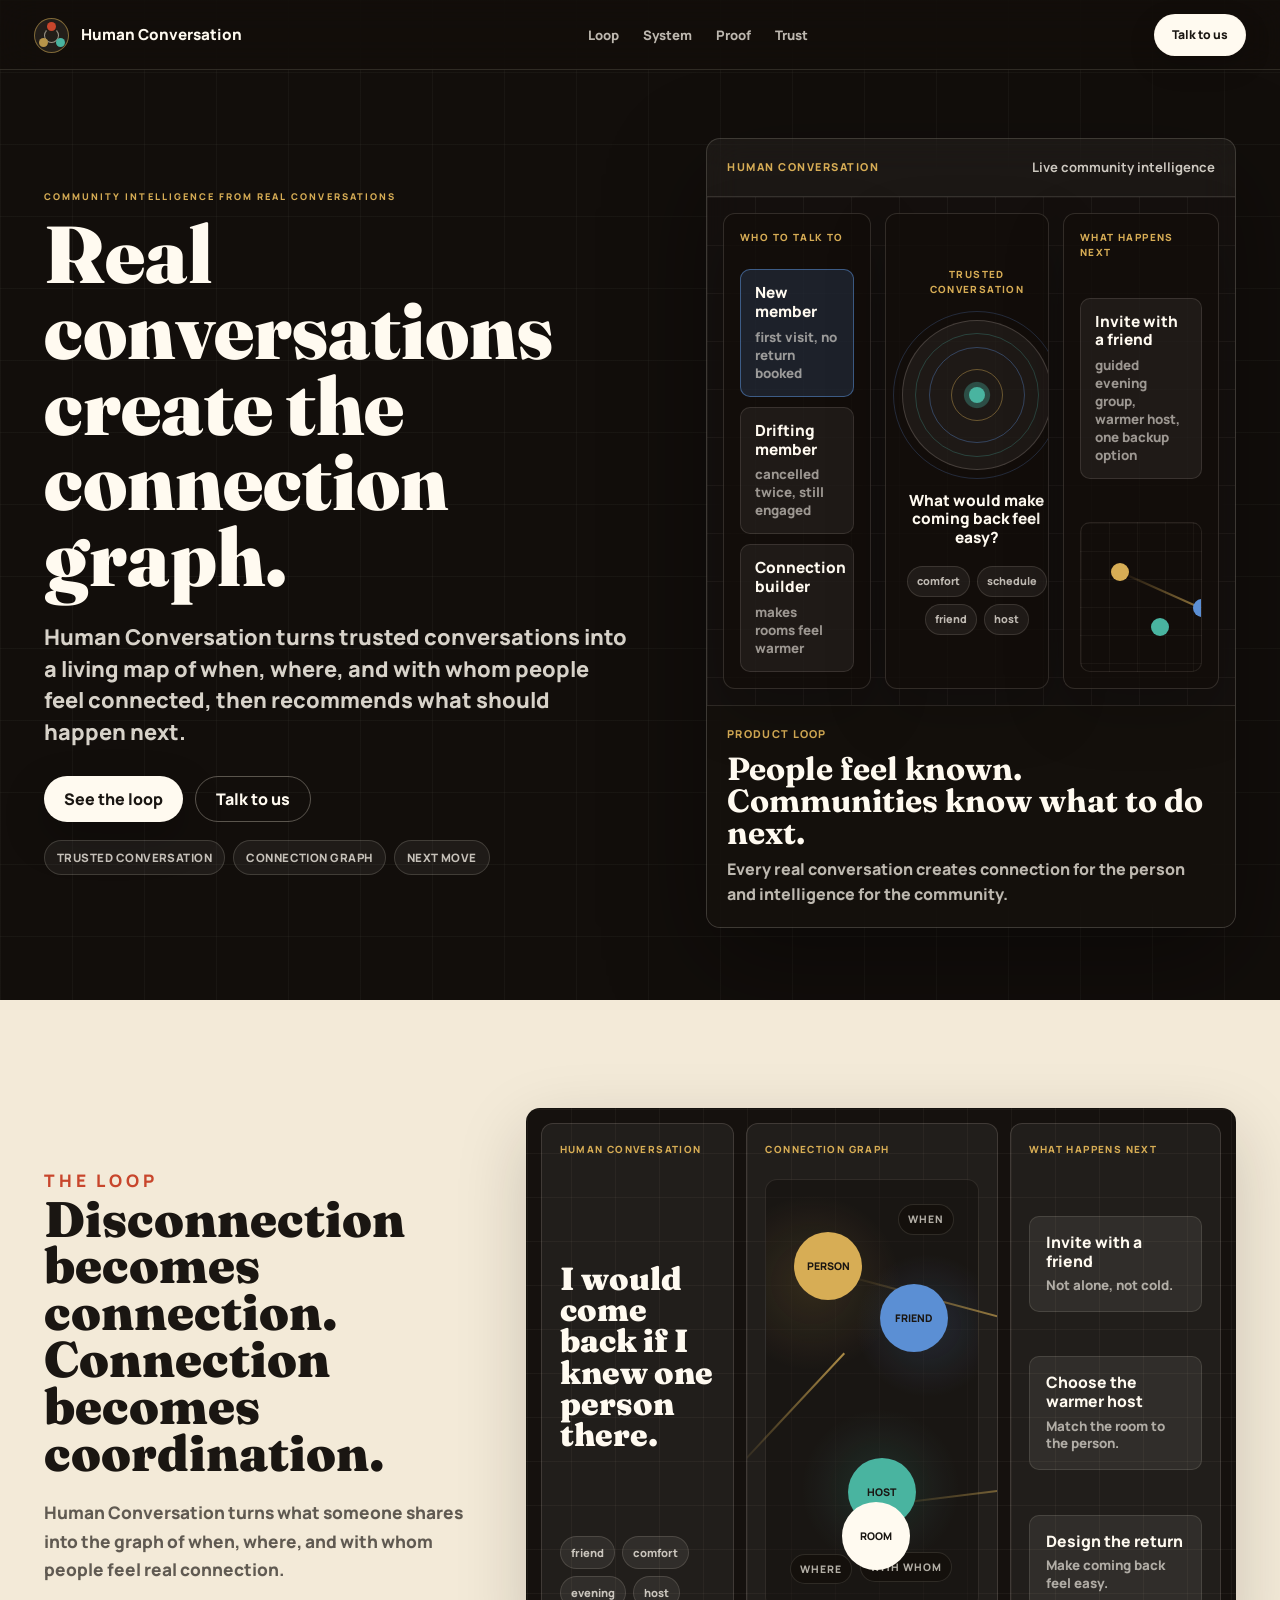
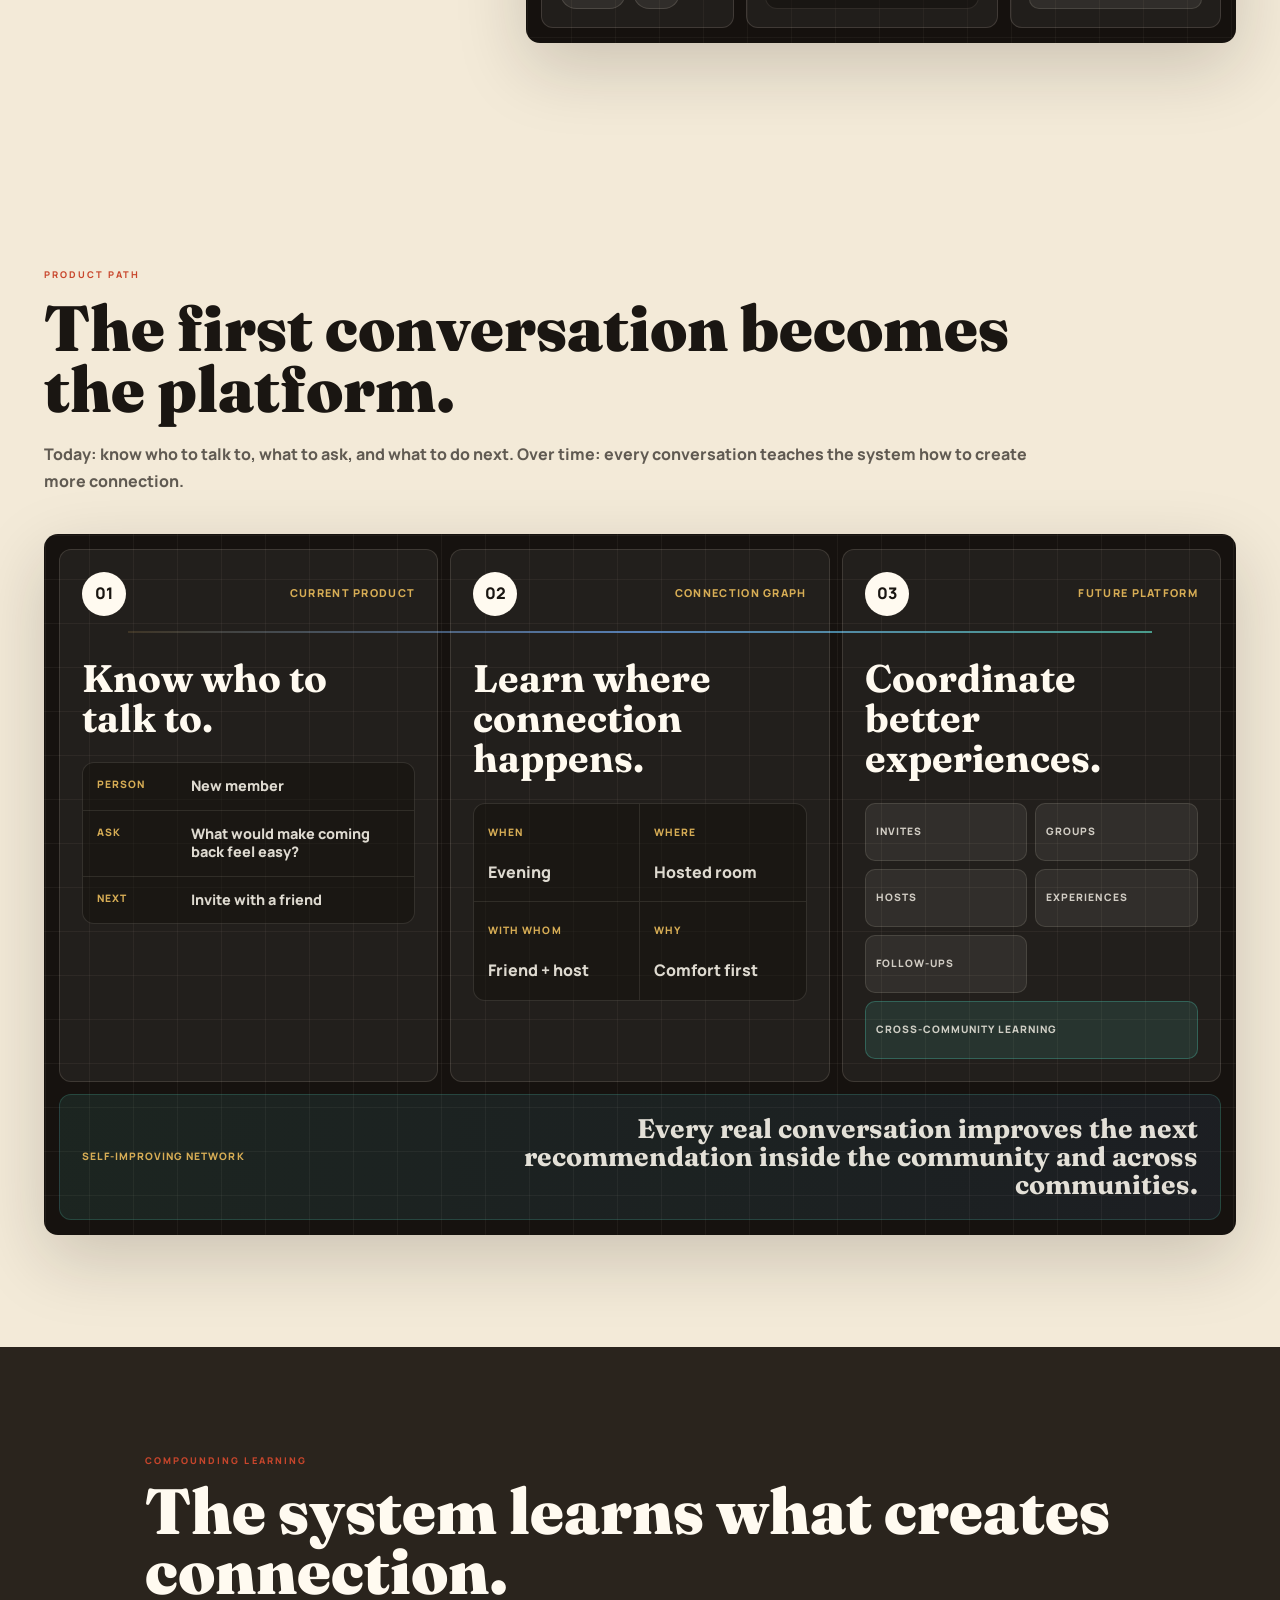
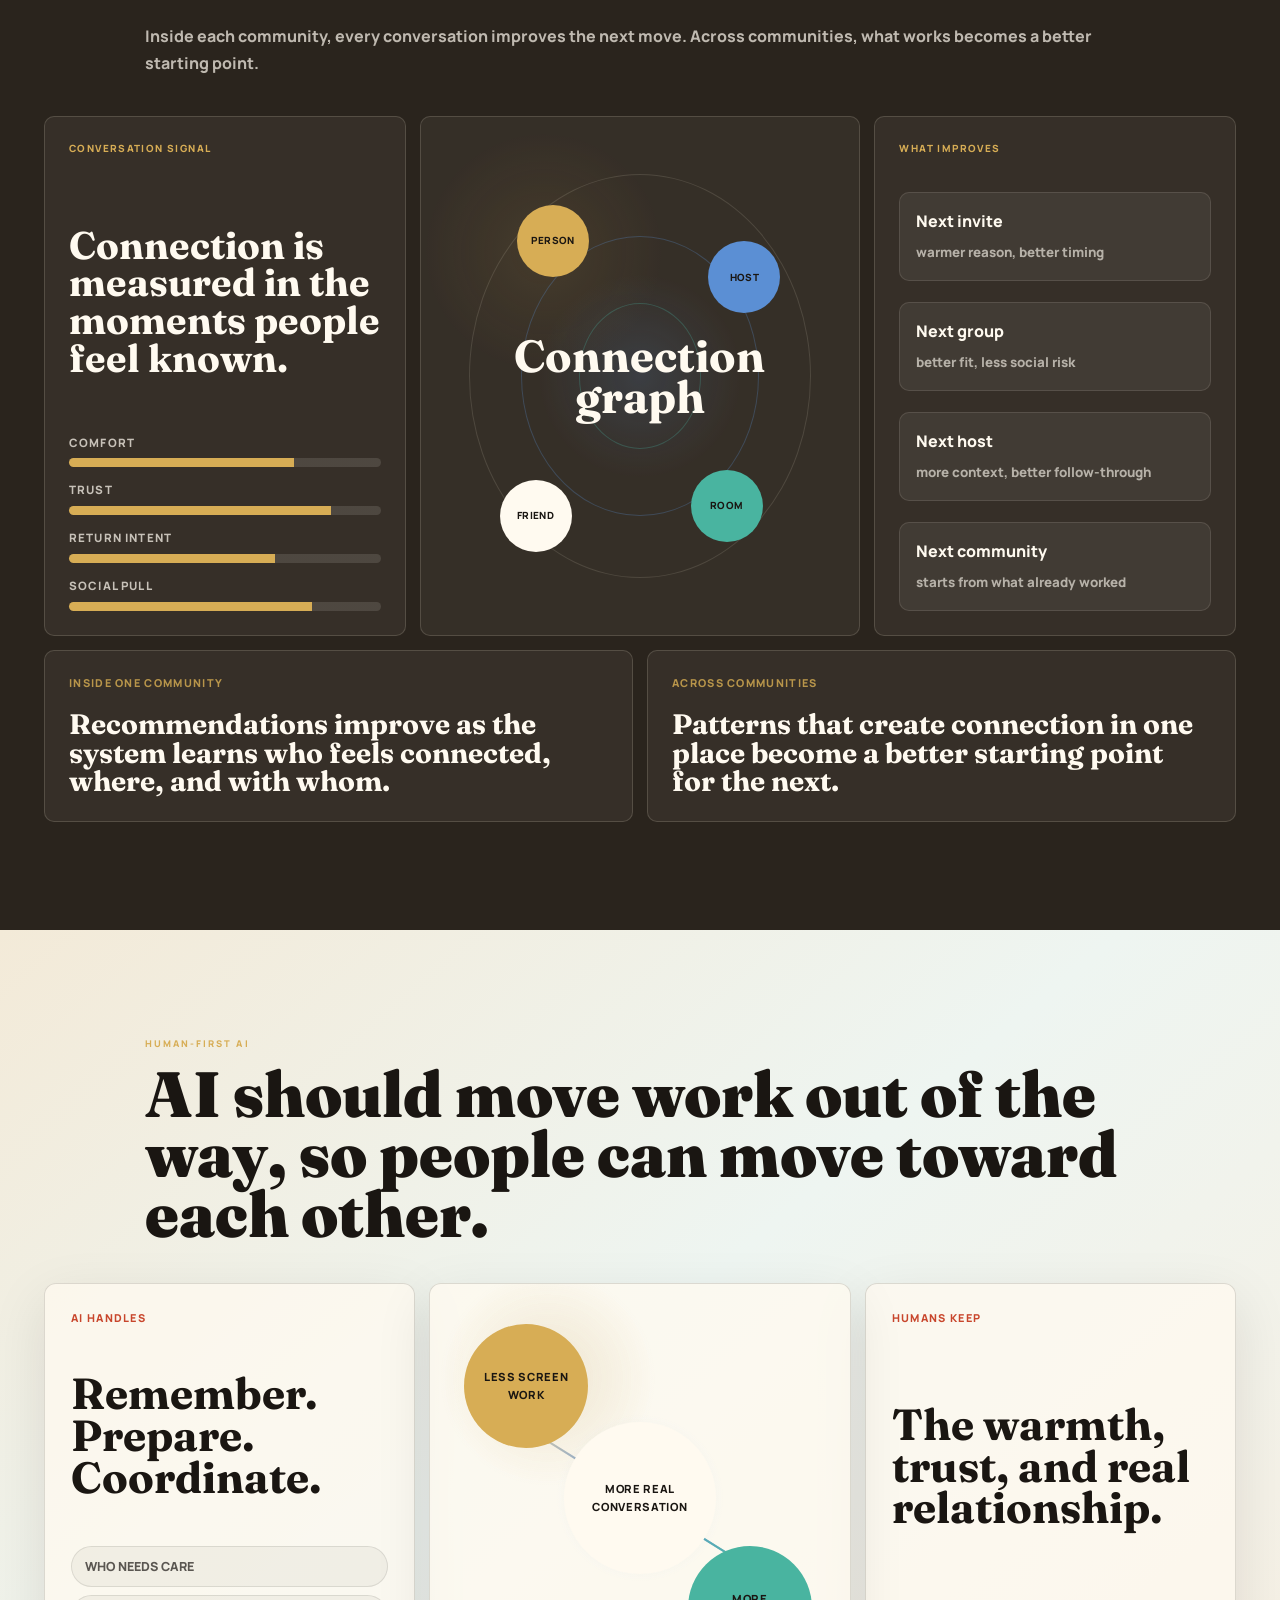
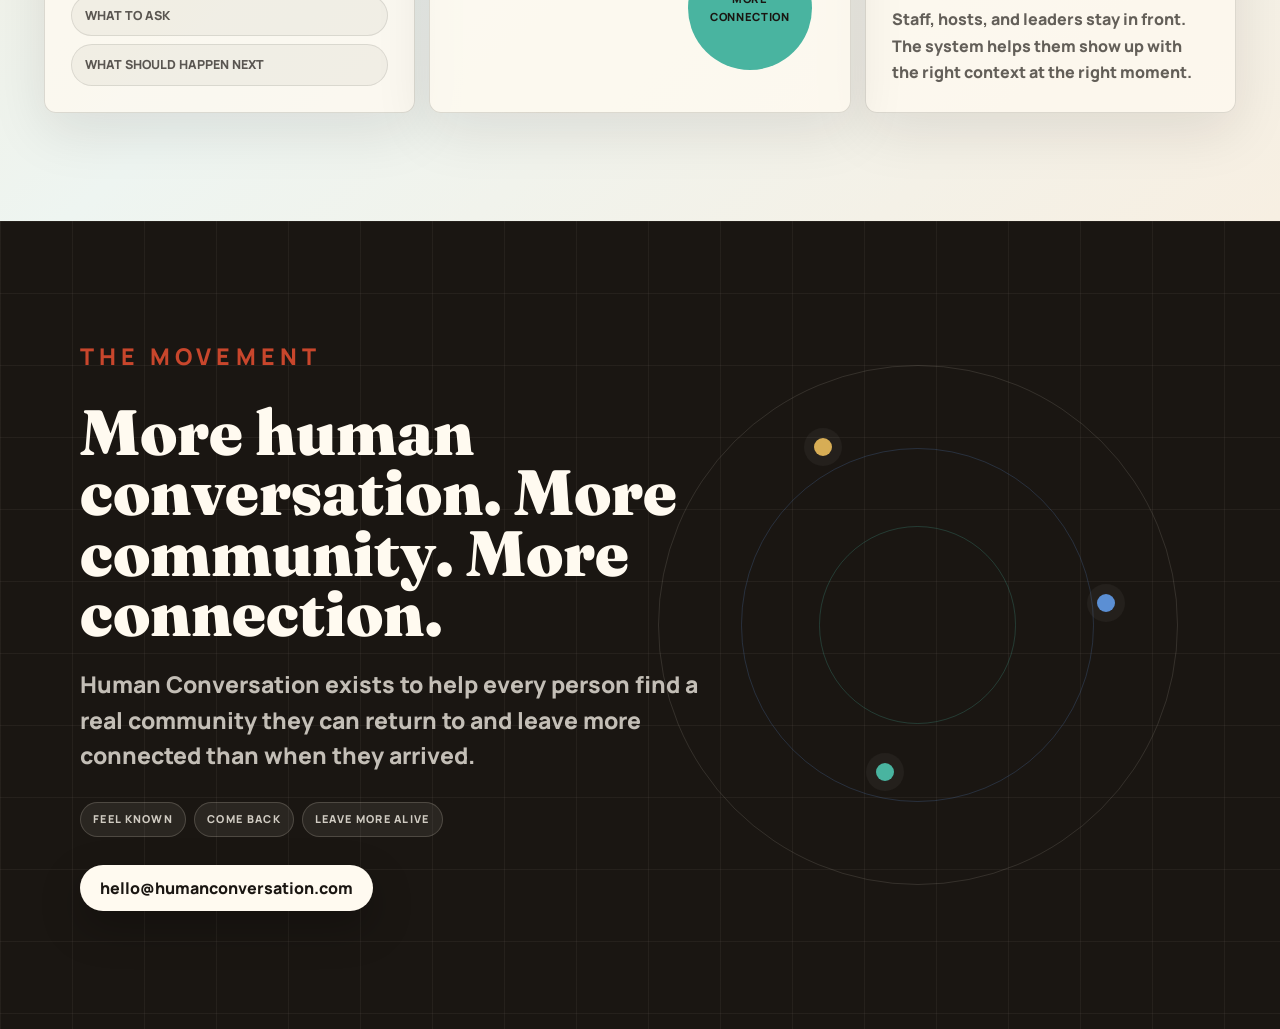
<file: index.html>
﻿<!doctype html>
<html lang="en">
  <head>
    <meta charset="utf-8" />
    <meta name="viewport" content="width=device-width, initial-scale=1" />
    <meta
      name="description"
      content="Human Conversation turns trusted conversations into a connection graph of when, where, and with whom people feel connected."
    />
    <meta name="theme-color" content="#17130f" />
    <title>Human Conversation | Connection Intelligence</title>
    <link rel="preconnect" href="https://fonts.googleapis.com" />
    <link rel="preconnect" href="https://fonts.gstatic.com" crossorigin />
    <link
      href="https://fonts.googleapis.com/css2?family=Fraunces:opsz,wght@9..144,600;9..144,700;9..144,800;9..144,900&family=Manrope:wght@500;600;700;800;900&display=swap"
      rel="stylesheet"
    />
    <link rel="stylesheet" href="./styles.css" />
  </head>
  <body>
    <header class="site-header" aria-label="Human Conversation navigation">
      <a class="brand" href="#top" aria-label="Human Conversation home">
        <span class="brand-mark" aria-hidden="true">
          <span></span>
          <span></span>
          <span></span>
        </span>
        <span>Human Conversation</span>
      </a>

      <nav class="main-nav" aria-label="Page sections">
        <a href="#loop">Loop</a>
        <a href="#system">System</a>
        <a href="#proof">Proof</a>
        <a href="#trust">Trust</a>
      </nav>

      <a class="header-cta" href="mailto:hello@humanconversation.com">Talk to us</a>
    </header>

    <main id="top">
      <section class="hero">
        <div class="hero-content">
          <p class="eyebrow">Community intelligence from real conversations</p>
          <h1>
            <span class="desktop-title">Real conversations create the connection graph.</span>
            <span class="mobile-title">Real<br />conversations<br />create the<br />connection<br />graph.</span>
          </h1>
          <p class="hero-lede">
            Human Conversation turns trusted conversations into a living map of when, where, and with whom people feel connected, then recommends what should happen next.
          </p>
          <div class="hero-actions">
            <a class="primary-action" href="#system">See the loop</a>
            <a class="secondary-action" href="mailto:hello@humanconversation.com">Talk to us</a>
          </div>
          <div class="hero-loop" aria-label="Human Conversation product loop">
            <span>Trusted conversation</span>
            <span>Connection graph</span>
            <span>Next move</span>
          </div>
        </div>
        <section class="hero-product" aria-label="Human Conversation product preview">
          <div class="product-frame">
            <div class="product-topbar">
              <span>Human Conversation</span>
              <strong>Live community intelligence</strong>
            </div>
            <div class="product-body product-console">
              <div class="console-panel queue-panel">
                <span class="panel-kicker">Who to talk to</span>
                <div class="queue-item is-active">
                  <strong>New member</strong>
                  <small>first visit, no return booked</small>
                </div>
                <div class="queue-item">
                  <strong>Drifting member</strong>
                  <small>cancelled twice, still engaged</small>
                </div>
                <div class="queue-item">
                  <strong>Connection builder</strong>
                  <small>makes rooms feel warmer</small>
                </div>
              </div>

              <div class="conversation-panel">
                <span class="panel-kicker">Trusted conversation</span>
                <div class="voice-core" aria-hidden="true">
                  <span></span>
                  <span></span>
                  <span></span>
                </div>
                <strong>What would make coming back feel easy?</strong>
                <div class="signal-chip-row" aria-label="Signals captured from the conversation">
                  <span>comfort</span>
                  <span>schedule</span>
                  <span>friend</span>
                  <span>host</span>
                </div>
              </div>

              <div class="console-panel recommendation-panel">
                <span class="panel-kicker">What happens next</span>
                <div class="recommendation-card">
                  <strong>Invite with a friend</strong>
                  <small>guided evening group, warmer host, one backup option</small>
                </div>
                <div class="mini-graph" aria-hidden="true">
                  <span class="mini-node mini-a"></span>
                  <span class="mini-node mini-b"></span>
                  <span class="mini-node mini-c"></span>
                  <span class="mini-line line-a"></span>
                  <span class="mini-line line-b"></span>
                </div>
              </div>
            </div>
            <div class="product-insight">
              <span>Product loop</span>
              <strong>People feel known. Communities know what to do next.</strong>
              <p>Every real conversation creates connection for the person and intelligence for the community.</p>
            </div>
          </div>
        </section>
      </section>

      <section class="section graph-band" id="loop">
        <div class="graph-story">
          <div class="graph-copy">
            <p class="eyebrow red">The loop</p>
            <h2>
              <span class="desktop-phrase">Disconnection becomes connection. Connection becomes coordination.</span>
              <span class="mobile-phrase">Disconnection becomes connection. Connection becomes coordination.</span>
            </h2>
            <p>
              Human Conversation turns what someone shares into the graph of when, where, and with whom people feel real connection.
            </p>
          </div>

          <div class="graph-proof" aria-label="How real conversations create community intelligence">
            <article class="proof-card conversation-proof">
              <span class="panel-kicker">Human conversation</span>
              <blockquote>I would come back if I knew one person there.</blockquote>
              <div class="proof-signals" aria-label="Signals captured">
                <span>friend</span>
                <span>comfort</span>
                <span>evening</span>
                <span>host</span>
              </div>
            </article>

            <article class="proof-card graph-map-panel">
              <span class="panel-kicker">Connection graph</span>
              <div class="graph-map" aria-hidden="true">
                <span class="map-line map-line-one"></span>
                <span class="map-line map-line-two"></span>
                <span class="map-line map-line-three"></span>
                <span class="map-node map-person">Person</span>
                <span class="map-node map-friend">Friend</span>
                <span class="map-node map-host">Host</span>
                <span class="map-node map-room">Room</span>
                <span class="map-note map-when">When</span>
                <span class="map-note map-where">Where</span>
                <span class="map-note map-who">With whom</span>
              </div>
            </article>

            <article class="proof-card next-proof">
              <span class="panel-kicker">What happens next</span>
              <div class="next-move">
                <strong>Invite with a friend</strong>
                <small>Not alone, not cold.</small>
              </div>
              <div class="next-move">
                <strong>Choose the warmer host</strong>
                <small>Match the room to the person.</small>
              </div>
              <div class="next-move">
                <strong>Design the return</strong>
                <small>Make coming back feel easy.</small>
              </div>
            </article>
          </div>
        </div>
      </section>

      <section class="unlock-section" id="system">
        <div class="unlock-copy">
          <p class="eyebrow red">Product path</p>
          <h2>
            <span class="desktop-phrase">The first conversation becomes the platform.</span>
            <span class="mobile-phrase">The first conversation becomes the platform.</span>
          </h2>
          <p>
            Today: know who to talk to, what to ask, and what to do next. Over time: every conversation teaches the system how to create more connection.
          </p>
        </div>

        <div class="platform-board" aria-label="Current product path to future product capabilities">
          <article class="platform-stage live-stage">
            <div class="stage-header">
              <span>01</span>
              <strong>Current product</strong>
            </div>
            <h3>Know who to talk to.</h3>
            <div class="stage-ui talk-list" aria-label="Current Human Conversation workflow">
              <div>
                <span>Person</span>
                <strong>New member</strong>
              </div>
              <div>
                <span>Ask</span>
                <strong>What would make coming back feel easy?</strong>
              </div>
              <div>
                <span>Next</span>
                <strong>Invite with a friend</strong>
              </div>
            </div>
          </article>

          <article class="platform-stage graph-stage">
            <div class="stage-header">
              <span>02</span>
              <strong>Connection graph</strong>
            </div>
            <h3>Learn where connection happens.</h3>
            <div class="stage-ui signal-matrix" aria-label="Connection graph signals">
              <div><span>When</span><strong>Evening</strong></div>
              <div><span>Where</span><strong>Hosted room</strong></div>
              <div><span>With whom</span><strong>Friend + host</strong></div>
              <div><span>Why</span><strong>Comfort first</strong></div>
            </div>
          </article>

          <article class="platform-stage intelligence-stage">
            <div class="stage-header">
              <span>03</span>
              <strong>Future platform</strong>
            </div>
            <h3>Coordinate better experiences.</h3>
            <div class="stage-ui surface-grid" aria-label="Future product surfaces">
              <span>Invites</span>
              <span>Groups</span>
              <span>Hosts</span>
              <span>Experiences</span>
              <span>Follow-ups</span>
              <span>Cross-community learning</span>
            </div>
          </article>

          <div class="platform-learning" aria-label="How the product improves">
            <span>Self-improving network</span>
            <strong>Every real conversation improves the next recommendation inside the community and across communities.</strong>
          </div>
        </div>
      </section>

      <section class="section capabilities-section" id="proof">
        <div class="section-heading">
          <p class="eyebrow red">Compounding learning</p>
          <h2>
            <span class="desktop-phrase">The system learns what creates connection.</span>
            <span class="mobile-phrase">The system learns what creates connection.</span>
          </h2>
          <p>
            Inside each community, every conversation improves the next move. Across communities, what works becomes a better starting point.
          </p>
        </div>

        <div class="learning-system" aria-label="How Human Conversation learns inside and across communities">
          <article class="learning-panel signal-panel">
            <span class="panel-kicker">Conversation signal</span>
            <strong>Connection is measured in the moments people feel known.</strong>
            <div class="signal-bars" aria-label="Connection signals">
              <div><span>Comfort</span><i style="--bar: 72%"></i></div>
              <div><span>Trust</span><i style="--bar: 84%"></i></div>
              <div><span>Return intent</span><i style="--bar: 66%"></i></div>
              <div><span>Social pull</span><i style="--bar: 78%"></i></div>
            </div>
          </article>

          <div class="network-core" aria-hidden="true">
            <span class="network-ring ring-one"></span>
            <span class="network-ring ring-two"></span>
            <span class="network-ring ring-three"></span>
            <span class="network-dot dot-a">Person</span>
            <span class="network-dot dot-b">Host</span>
            <span class="network-dot dot-c">Room</span>
            <span class="network-dot dot-d">Friend</span>
            <strong>Connection graph</strong>
          </div>

          <article class="learning-panel compounding-panel">
            <span class="panel-kicker">What improves</span>
            <div class="learning-row">
              <strong>Next invite</strong>
              <small>warmer reason, better timing</small>
            </div>
            <div class="learning-row">
              <strong>Next group</strong>
              <small>better fit, less social risk</small>
            </div>
            <div class="learning-row">
              <strong>Next host</strong>
              <small>more context, better follow-through</small>
            </div>
            <div class="learning-row">
              <strong>Next community</strong>
              <small>starts from what already worked</small>
            </div>
          </article>
        </div>

        <div class="network-strip" aria-label="Human Conversation network effects">
          <div>
            <span>Inside one community</span>
            <strong>Recommendations improve as the system learns who feels connected, where, and with whom.</strong>
          </div>
          <div>
            <span>Across communities</span>
            <strong>Patterns that create connection in one place become a better starting point for the next.</strong>
          </div>
        </div>
      </section>

      <section class="section trust-section" id="trust">
        <div class="section-heading">
          <p class="eyebrow">Human-first AI</p>
          <h2>AI should move work out of the way, so people can move toward each other.</h2>
        </div>
        <div class="human-future-board" aria-label="How Human Conversation keeps AI human-first">
          <article class="future-panel ai-work-panel">
            <span>AI handles</span>
            <strong>Remember. Prepare. Coordinate.</strong>
            <div class="work-stack" aria-label="Work AI moves out of the way">
              <div>who needs care</div>
              <div>what to ask</div>
              <div>what should happen next</div>
            </div>
          </article>

          <div class="future-flow" aria-label="Human-first AI outcome">
            <span class="flow-node node-ai">Less screen work</span>
            <span class="flow-line"></span>
            <span class="flow-node node-talk">More real conversation</span>
            <span class="flow-line"></span>
            <span class="flow-node node-life">More connection</span>
          </div>

          <article class="future-panel human-panel">
            <span>Humans keep</span>
            <strong>The warmth, trust, and real relationship.</strong>
            <p>Staff, hosts, and leaders stay in front. The system helps them show up with the right context at the right moment.</p>
          </article>
        </div>
      </section>

      <section class="closing" aria-label="Human Conversation mission">
        <div class="closing-system" aria-hidden="true">
          <span class="orbit orbit-one"></span>
          <span class="orbit orbit-two"></span>
          <span class="orbit orbit-three"></span>
          <span class="closing-node node-one"></span>
          <span class="closing-node node-two"></span>
          <span class="closing-node node-three"></span>
        </div>
        <div class="closing-copy">
          <p class="eyebrow red">The movement</p>
          <h2>More human conversation. More community. More connection.</h2>
          <p>
            Human Conversation exists to help every person find a real community they can return to and leave more connected than when they arrived.
          </p>
          <div class="mission-points" aria-label="Human Conversation mission outcomes">
            <span>Feel known</span>
            <span>Come back</span>
            <span>Leave more alive</span>
          </div>
          <a class="primary-action" href="mailto:hello@humanconversation.com">hello@humanconversation.com</a>
        </div>
      </section>
    </main>
  </body>
</html>
</file>
<file: styles.css>
﻿:root {
  color-scheme: light;
  --paper: #f3ead8;
  --paper-soft: #fffaf0;
  --ink: #1a1612;
  --ink-2: #2a241d;
  --muted: rgba(26, 22, 18, 0.68);
  --line: rgba(26, 22, 18, 0.14);
  --cream-line: rgba(243, 234, 216, 0.2);
  --gold: #b8954a;
  --gold-2: #d7ad55;
  --red: #c8462c;
  --blue: #5b8fd4;
  --mint: #49b4a0;
  --shadow: 0 24px 70px rgba(26, 22, 18, 0.18);
}

* {
  box-sizing: border-box;
  min-width: 0;
}

html {
  scroll-behavior: smooth;
}

body {
  margin: 0;
  background: var(--paper);
  color: var(--ink);
  font-family: "Manrope", Arial, sans-serif;
  font-size: 16px;
  line-height: 1.55;
  overflow-x: hidden;
  text-rendering: optimizeLegibility;
  -webkit-font-smoothing: antialiased;
}

a {
  color: inherit;
  text-decoration: none;
}

img {
  display: block;
  max-width: 100%;
}

.site-header {
  position: fixed;
  top: 0;
  left: 0;
  z-index: 30;
  display: grid;
  width: 100%;
  grid-template-columns: auto 1fr auto;
  align-items: center;
  gap: 24px;
  padding: 14px 34px;
  color: var(--paper-soft);
}

.site-header::before {
  position: absolute;
  inset: 0;
  z-index: -1;
  border-bottom: 1px solid rgba(243, 234, 216, 0.13);
  background: rgba(18, 14, 11, 0.72);
  backdrop-filter: blur(20px);
  content: "";
}

.brand,
.main-nav,
.header-cta,
.hero-actions {
  display: flex;
  align-items: center;
}

.brand {
  gap: 12px;
  font-size: 0.95rem;
  font-weight: 900;
  letter-spacing: 0;
}

.brand-mark {
  position: relative;
  display: grid;
  width: 35px;
  height: 35px;
  place-items: center;
  border: 1px solid rgba(184, 149, 74, 0.64);
  border-radius: 50%;
  background: rgba(243, 234, 216, 0.08);
}

.brand-mark span {
  position: absolute;
  width: 9px;
  height: 9px;
  border-radius: 50%;
  background: var(--gold);
}

.brand-mark span:nth-child(1) {
  transform: translate(-8px, 7px);
}

.brand-mark span:nth-child(2) {
  background: var(--mint);
  transform: translate(9px, 7px);
}

.brand-mark span:nth-child(3) {
  background: var(--red);
  transform: translateY(-9px);
}

.brand-mark::before {
  position: absolute;
  inset: 9px;
  border: 1px solid rgba(243, 234, 216, 0.58);
  border-top-color: transparent;
  border-radius: 50%;
  content: "";
}

.main-nav {
  justify-content: center;
  gap: 24px;
  font-size: 0.82rem;
  font-weight: 900;
  color: rgba(255, 250, 240, 0.72);
}

.main-nav a:hover,
.brand:hover {
  color: var(--paper-soft);
}

.header-cta {
  min-height: 42px;
  justify-content: center;
  border: 1px solid rgba(243, 234, 216, 0.18);
  border-radius: 999px;
  background: var(--paper-soft);
  color: var(--ink);
  padding: 0 17px;
  font-size: 0.76rem;
  font-weight: 900;
  box-shadow: 0 10px 28px rgba(0, 0, 0, 0.16);
}

.hero {
  position: relative;
  display: grid;
  grid-template-columns: minmax(0, 0.95fr) minmax(420px, 0.86fr);
  gap: clamp(36px, 6vw, 88px);
  min-height: min(880px, 92vh);
  align-items: center;
  overflow: hidden;
  padding: 138px 44px 72px;
  background:
    linear-gradient(rgba(243, 234, 216, 0.035) 1px, transparent 1px),
    linear-gradient(90deg, rgba(243, 234, 216, 0.035) 1px, transparent 1px),
    #120e0b;
  background-size: 72px 72px;
  color: var(--paper-soft);
}

.hero-content {
  position: relative;
  z-index: 1;
  width: 100%;
  max-width: 780px;
}

.eyebrow {
  margin: 0 0 15px;
  color: var(--gold-2);
  font-size: 0.58rem;
  font-weight: 900;
  letter-spacing: 0.22em;
  line-height: 1.2;
  text-transform: uppercase;
}

.eyebrow.red {
  color: var(--red);
}

h1,
h2,
h3,
p {
  margin-top: 0;
}

h1,
h2 {
  font-family: "Fraunces", Georgia, serif;
  font-weight: 900;
  letter-spacing: 0;
  line-height: 0.94;
}

h1 {
  max-width: 820px;
  margin-bottom: 26px;
  font-size: clamp(3.8rem, 6.3vw, 7.25rem);
  overflow-wrap: normal;
}

.mobile-title {
  display: none;
}

.mobile-phrase {
  display: none;
}

h2 {
  margin-bottom: 22px;
  font-size: clamp(2.8rem, 5vw, 5.6rem);
}

h3 {
  margin-bottom: 12px;
  font-family: "Fraunces", Georgia, serif;
  font-size: 1.6rem;
  line-height: 1.05;
}

.hero-lede {
  max-width: 760px;
  margin-bottom: 28px;
  color: rgba(255, 250, 240, 0.83);
  font-size: clamp(1.1rem, 1.7vw, 1.55rem);
  font-weight: 800;
  line-height: 1.45;
}

.hero-actions {
  flex-wrap: wrap;
  gap: 12px;
}

.hero-loop {
  display: flex;
  max-width: 720px;
  flex-wrap: wrap;
  gap: 8px;
  margin-top: 18px;
}

.hero-loop span {
  display: inline-flex;
  min-height: 35px;
  align-items: center;
  border: 1px solid rgba(243, 234, 216, 0.16);
  border-radius: 999px;
  background: rgba(255, 250, 240, 0.055);
  color: rgba(255, 250, 240, 0.74);
  padding: 0 12px;
  font-size: 0.72rem;
  font-weight: 900;
  letter-spacing: 0.04em;
  text-transform: uppercase;
}

.primary-action,
.secondary-action {
  display: inline-flex;
  min-height: 46px;
  align-items: center;
  justify-content: center;
  border-radius: 999px;
  padding: 0 20px;
  font-weight: 900;
}

.primary-action {
  background: var(--paper-soft);
  color: var(--ink);
  box-shadow: 0 16px 40px rgba(0, 0, 0, 0.25);
}

.secondary-action {
  border: 1px solid rgba(243, 234, 216, 0.32);
  color: var(--paper-soft);
}

.hero-product {
  position: relative;
  z-index: 1;
}

.product-frame {
  overflow: hidden;
  border: 1px solid rgba(243, 234, 216, 0.16);
  border-radius: 14px;
  background: rgba(255, 250, 240, 0.045);
  box-shadow: 0 34px 100px rgba(0, 0, 0, 0.36);
  backdrop-filter: blur(18px);
}

.product-topbar {
  display: flex;
  min-height: 58px;
  align-items: center;
  justify-content: space-between;
  gap: 20px;
  border-bottom: 1px solid rgba(243, 234, 216, 0.12);
  padding: 0 20px;
}

.product-topbar span {
  color: var(--gold-2);
  font-size: 0.68rem;
  font-weight: 900;
  letter-spacing: 0.14em;
  text-transform: uppercase;
}

.product-topbar strong {
  color: rgba(255, 250, 240, 0.78);
  font-size: 0.82rem;
}

.product-body {
  position: relative;
  min-height: 430px;
  background:
    linear-gradient(rgba(243, 234, 216, 0.05) 1px, transparent 1px),
    linear-gradient(90deg, rgba(243, 234, 216, 0.05) 1px, transparent 1px),
    rgba(18, 14, 11, 0.64);
  background-size: 48px 48px;
}

.product-console {
  display: grid;
  grid-template-columns: minmax(0, 0.9fr) minmax(0, 1fr) minmax(0, 0.95fr);
  gap: 14px;
  align-items: stretch;
  padding: 16px;
}

.console-panel,
.conversation-panel {
  position: relative;
  min-height: 372px;
  border: 1px solid rgba(243, 234, 216, 0.14);
  border-radius: 12px;
  background: rgba(18, 14, 11, 0.78);
  box-shadow: 0 22px 60px rgba(0, 0, 0, 0.24);
  padding: 16px;
  overflow: hidden;
}

.conversation-panel {
  display: grid;
  align-content: center;
  justify-items: center;
  text-align: center;
}

.panel-kicker {
  display: block;
  margin-bottom: 14px;
  color: var(--gold-2);
  font-size: 0.62rem;
  font-weight: 900;
  letter-spacing: 0.14em;
  text-transform: uppercase;
}

.queue-panel {
  display: grid;
  align-content: start;
  gap: 10px;
}

.queue-item,
.recommendation-card {
  border: 1px solid rgba(243, 234, 216, 0.12);
  border-radius: 10px;
  background: rgba(255, 250, 240, 0.055);
  padding: 14px;
}

.queue-item.is-active {
  border-color: rgba(91, 143, 212, 0.54);
  background: rgba(91, 143, 212, 0.16);
}

.queue-item strong,
.recommendation-card strong,
.conversation-panel strong {
  display: block;
  color: var(--paper-soft);
  font-size: 0.96rem;
  font-weight: 900;
  line-height: 1.22;
}

.queue-item small,
.recommendation-card small {
  display: block;
  margin-top: 6px;
  color: rgba(255, 250, 240, 0.56);
  font-weight: 800;
  line-height: 1.35;
}

.voice-core {
  position: relative;
  display: grid;
  width: 150px;
  height: 150px;
  margin: 8px auto 22px;
  place-items: center;
  border: 1px solid rgba(243, 234, 216, 0.18);
  border-radius: 50%;
  background:
    radial-gradient(circle, rgba(73, 180, 160, 0.34) 0 12%, transparent 13%),
    rgba(255, 250, 240, 0.05);
}

.voice-core::before,
.voice-core::after,
.voice-core span {
  position: absolute;
  border: 1px solid rgba(91, 143, 212, 0.38);
  border-radius: 50%;
  content: "";
}

.voice-core::before {
  inset: 26px;
}

.voice-core::after {
  inset: 48px;
  border-color: rgba(184, 149, 74, 0.5);
}

.voice-core span:nth-child(1) {
  inset: -10px;
  border-color: rgba(91, 143, 212, 0.24);
}

.voice-core span:nth-child(2) {
  inset: 12px;
  border-color: rgba(73, 180, 160, 0.28);
}

.voice-core span:nth-child(3) {
  width: 16px;
  height: 16px;
  background: var(--mint);
  border: 0;
}

.signal-chip-row {
  display: flex;
  flex-wrap: wrap;
  gap: 7px;
  justify-content: center;
  margin-top: 18px;
}

.signal-chip-row span {
  border: 1px solid rgba(243, 234, 216, 0.13);
  border-radius: 999px;
  background: rgba(255, 250, 240, 0.06);
  color: rgba(255, 250, 240, 0.72);
  padding: 6px 9px;
  font-size: 0.68rem;
  font-weight: 900;
}

.recommendation-panel {
  display: grid;
  align-content: space-between;
}

.mini-graph {
  position: relative;
  height: 150px;
  margin-top: 20px;
  border: 1px solid rgba(243, 234, 216, 0.1);
  border-radius: 10px;
  background:
    linear-gradient(rgba(243, 234, 216, 0.045) 1px, transparent 1px),
    linear-gradient(90deg, rgba(243, 234, 216, 0.045) 1px, transparent 1px);
  background-size: 28px 28px;
  overflow: hidden;
}

.mini-node,
.mini-line {
  position: absolute;
  display: block;
}

.mini-node {
  z-index: 2;
  width: 18px;
  height: 18px;
  border-radius: 50%;
}

.mini-a {
  top: 40px;
  left: 30px;
  background: var(--gold-2);
}

.mini-b {
  top: 76px;
  left: 112px;
  background: var(--blue);
}

.mini-c {
  right: 32px;
  bottom: 35px;
  background: var(--mint);
}

.mini-line {
  height: 2px;
  background: linear-gradient(90deg, rgba(184, 149, 74, 0.1), rgba(184, 149, 74, 0.86));
  transform-origin: left center;
}

.line-a {
  top: 52px;
  left: 48px;
  width: 90px;
  transform: rotate(24deg);
}

.line-b {
  top: 88px;
  left: 130px;
  width: 92px;
  transform: rotate(-19deg);
}

.product-insight {
  border-top: 1px solid rgba(243, 234, 216, 0.12);
  padding: 20px;
  background: rgba(18, 14, 11, 0.72);
}

.product-insight span,
.thesis-grid span {
  display: block;
  margin-bottom: 11px;
  color: var(--gold-2);
  font-size: 0.68rem;
  font-weight: 900;
  letter-spacing: 0.12em;
  text-transform: uppercase;
}

.product-insight strong {
  display: block;
  margin-bottom: 8px;
  font-family: "Fraunces", Georgia, serif;
  font-size: 2rem;
  line-height: 1;
}

.product-insight p {
  margin-bottom: 0;
  color: rgba(255, 250, 240, 0.72);
  font-weight: 800;
}

.section {
  padding: 108px 44px;
}

.section > *,
.unlock-section {
  width: 100%;
  max-width: 1320px;
  margin-right: auto;
  margin-left: auto;
}

.thesis-band {
  background: var(--paper);
}

.graph-band {
  background: var(--paper);
}

.graph-story {
  display: grid;
  grid-template-columns: minmax(390px, 0.76fr) minmax(0, 1.24fr);
  gap: clamp(26px, 3.6vw, 48px);
  align-items: center;
}

.graph-copy {
  max-width: 610px;
}

.graph-copy h2 {
  margin-bottom: 22px;
  font-size: clamp(2.7rem, 3.9vw, 4.45rem);
}

.graph-copy p {
  margin-bottom: 0;
  color: var(--muted);
  font-size: clamp(1.02rem, 1.35vw, 1.28rem);
  font-weight: 800;
  line-height: 1.65;
}

.graph-proof {
  display: grid;
  grid-template-columns: minmax(0, 0.88fr) minmax(0, 1.14fr) minmax(0, 0.96fr);
  gap: 12px;
  min-height: 520px;
  border: 1px solid rgba(26, 22, 18, 0.14);
  border-radius: 14px;
  background:
    linear-gradient(rgba(243, 234, 216, 0.045) 1px, transparent 1px),
    linear-gradient(90deg, rgba(243, 234, 216, 0.045) 1px, transparent 1px),
    #15110e;
  background-size: 44px 44px;
  box-shadow: var(--shadow);
  color: var(--paper-soft);
  padding: 14px;
}

.proof-card {
  position: relative;
  overflow: hidden;
  border: 1px solid rgba(243, 234, 216, 0.14);
  border-radius: 12px;
  background: rgba(255, 250, 240, 0.055);
  padding: 18px;
}

.conversation-proof,
.next-proof {
  display: grid;
  align-content: space-between;
}

.conversation-proof blockquote {
  margin: 34px 0 28px;
  font-family: "Fraunces", Georgia, serif;
  font-size: clamp(2rem, 2.35vw, 2.65rem);
  font-weight: 900;
  letter-spacing: 0;
  line-height: 0.98;
}

.proof-signals {
  display: flex;
  flex-wrap: wrap;
  gap: 7px;
}

.proof-signals span {
  border: 1px solid rgba(243, 234, 216, 0.14);
  border-radius: 999px;
  background: rgba(255, 250, 240, 0.07);
  color: rgba(255, 250, 240, 0.74);
  padding: 7px 10px;
  font-size: 0.7rem;
  font-weight: 900;
}

.graph-map-panel {
  display: grid;
  grid-template-rows: auto 1fr;
}

.graph-map {
  position: relative;
  min-height: 430px;
  margin-top: 8px;
  border: 1px solid rgba(243, 234, 216, 0.1);
  border-radius: 12px;
  background:
    radial-gradient(circle at 22% 24%, rgba(184, 149, 74, 0.16), transparent 24%),
    radial-gradient(circle at 76% 34%, rgba(91, 143, 212, 0.16), transparent 22%),
    radial-gradient(circle at 54% 72%, rgba(73, 180, 160, 0.14), transparent 24%),
    rgba(18, 14, 11, 0.46);
}

.map-node,
.map-line,
.map-note {
  position: absolute;
  display: block;
}

.map-node {
  z-index: 2;
  display: grid;
  width: 68px;
  height: 68px;
  place-items: center;
  border-radius: 50%;
  color: var(--ink);
  font-size: 0.66rem;
  font-weight: 900;
  text-transform: uppercase;
}

.map-person {
  top: 52px;
  left: 28px;
  background: var(--gold-2);
}

.map-friend {
  top: 104px;
  right: 30px;
  background: var(--blue);
}

.map-host {
  right: 62px;
  bottom: 82px;
  background: var(--mint);
}

.map-room {
  bottom: 38px;
  left: 76px;
  background: var(--paper-soft);
}

.map-line {
  z-index: 1;
  height: 2px;
  background: linear-gradient(90deg, rgba(184, 149, 74, 0.08), rgba(184, 149, 74, 0.92));
  transform-origin: left center;
}

.map-line-one {
  top: 98px;
  left: 92px;
  width: 180px;
  transform: rotate(15deg);
}

.map-line-two {
  right: 86px;
  bottom: 144px;
  width: 150px;
  transform: rotate(-47deg);
}

.map-line-three {
  bottom: 104px;
  left: 134px;
  width: 174px;
  transform: rotate(-7deg);
}

.map-note {
  border: 1px solid rgba(243, 234, 216, 0.12);
  border-radius: 999px;
  background: rgba(18, 14, 11, 0.72);
  color: rgba(255, 250, 240, 0.68);
  padding: 6px 9px;
  font-size: 0.65rem;
  font-weight: 900;
  letter-spacing: 0.08em;
  text-transform: uppercase;
}

.map-when {
  top: 24px;
  right: 24px;
}

.map-where {
  bottom: 24px;
  left: 24px;
}

.map-who {
  right: 26px;
  bottom: 26px;
}

.next-proof {
  gap: 12px;
}

.next-move {
  border: 1px solid rgba(243, 234, 216, 0.12);
  border-radius: 10px;
  background: rgba(255, 250, 240, 0.07);
  padding: 16px;
}

.next-move strong {
  display: block;
  margin-bottom: 6px;
  font-size: 0.98rem;
  font-weight: 900;
  line-height: 1.22;
}

.next-move small {
  display: block;
  color: rgba(255, 250, 240, 0.62);
  font-weight: 800;
  line-height: 1.34;
}

.thesis-copy,
.section-heading,
.unlock-copy {
  max-width: 990px;
  margin-bottom: 38px;
}

.thesis-grid {
  display: grid;
  grid-template-columns: repeat(3, minmax(0, 1fr));
  gap: 14px;
}

.thesis-grid article {
  border: 1px solid var(--line);
  border-radius: 8px;
  background: rgba(255, 250, 240, 0.62);
  box-shadow: 0 18px 56px rgba(26, 22, 18, 0.1);
  padding: 24px;
}

.thesis-grid article:nth-child(2) {
  background: rgba(73, 180, 160, 0.14);
}

.thesis-grid article:nth-child(3) {
  background: rgba(91, 143, 212, 0.13);
}

.thesis-grid p,
.section-heading p:not(.eyebrow),
.unlock-copy p,
.closing p {
  color: var(--muted);
  font-weight: 760;
  line-height: 1.72;
}

.unlock-section {
  padding: 116px 44px 112px;
}

.platform-board {
  position: relative;
  display: grid;
  grid-template-columns: repeat(3, minmax(0, 1fr));
  gap: 12px;
  overflow: hidden;
  border: 1px solid rgba(26, 22, 18, 0.14);
  border-radius: 14px;
  background:
    linear-gradient(rgba(243, 234, 216, 0.05) 1px, transparent 1px),
    linear-gradient(90deg, rgba(243, 234, 216, 0.05) 1px, transparent 1px),
    #16120f;
  background-size: 44px 44px;
  box-shadow: var(--shadow);
  color: var(--paper-soft);
  padding: 14px;
}

.platform-board::before {
  position: absolute;
  top: 96px;
  right: 7%;
  left: 7%;
  z-index: 0;
  height: 2px;
  background: linear-gradient(90deg, rgba(184, 149, 74, 0.18), rgba(91, 143, 212, 0.82), rgba(73, 180, 160, 0.82));
  content: "";
}

.platform-stage {
  position: relative;
  z-index: 1;
  display: grid;
  min-height: 420px;
  align-content: start;
  border: 1px solid rgba(243, 234, 216, 0.13);
  border-radius: 12px;
  background: rgba(255, 250, 240, 0.055);
  padding: 22px;
}

.stage-header {
  display: flex;
  align-items: center;
  justify-content: space-between;
  gap: 16px;
  margin-bottom: 42px;
}

.stage-header span {
  display: grid;
  width: 44px;
  height: 44px;
  place-items: center;
  border-radius: 50%;
  background: var(--paper-soft);
  color: var(--ink);
  font-weight: 900;
}

.stage-header strong {
  color: var(--gold-2);
  font-size: 0.68rem;
  font-weight: 900;
  letter-spacing: 0.12em;
  text-align: right;
  text-transform: uppercase;
}

.platform-stage h3 {
  max-width: 10ch;
  margin-bottom: 24px;
  color: var(--paper-soft);
  font-size: clamp(2.15rem, 3vw, 3.15rem);
}

.stage-ui {
  border: 1px solid rgba(243, 234, 216, 0.12);
  border-radius: 12px;
  background: rgba(18, 14, 11, 0.44);
}

.talk-list {
  display: grid;
}

.talk-list div {
  display: grid;
  grid-template-columns: 82px 1fr;
  gap: 12px;
  border-bottom: 1px solid rgba(243, 234, 216, 0.1);
  padding: 14px;
}

.talk-list div:last-child {
  border-bottom: 0;
}

.talk-list span,
.signal-matrix span,
.surface-grid span,
.platform-learning span {
  color: var(--gold-2);
  font-size: 0.64rem;
  font-weight: 900;
  letter-spacing: 0.1em;
  text-transform: uppercase;
}

.talk-list strong,
.signal-matrix strong {
  color: rgba(255, 250, 240, 0.86);
  font-size: 0.9rem;
  font-weight: 900;
  line-height: 1.28;
}

.signal-matrix {
  display: grid;
  grid-template-columns: repeat(2, minmax(0, 1fr));
}

.signal-matrix div {
  min-height: 98px;
  border-right: 1px solid rgba(243, 234, 216, 0.1);
  border-bottom: 1px solid rgba(243, 234, 216, 0.1);
  padding: 14px;
}

.signal-matrix div:nth-child(2n) {
  border-right: 0;
}

.signal-matrix div:nth-last-child(-n + 2) {
  border-bottom: 0;
}

.signal-matrix strong {
  display: block;
  margin-top: 20px;
  font-size: 1rem;
}

.surface-grid {
  display: grid;
  grid-template-columns: repeat(2, minmax(0, 1fr));
  gap: 8px;
  border: 0;
  background: transparent;
}

.surface-grid span {
  display: grid;
  min-height: 58px;
  align-items: center;
  border: 1px solid rgba(243, 234, 216, 0.12);
  border-radius: 10px;
  background: rgba(255, 250, 240, 0.07);
  color: rgba(255, 250, 240, 0.78);
  padding: 10px;
}

.surface-grid span:last-child {
  grid-column: 1 / -1;
  border-color: rgba(73, 180, 160, 0.36);
  background: rgba(73, 180, 160, 0.14);
}

.platform-learning {
  grid-column: 1 / -1;
  display: flex;
  align-items: center;
  justify-content: space-between;
  gap: 22px;
  border: 1px solid rgba(73, 180, 160, 0.24);
  border-radius: 12px;
  background: linear-gradient(90deg, rgba(73, 180, 160, 0.12), rgba(91, 143, 212, 0.1));
  padding: 20px 22px;
}

.platform-learning strong {
  max-width: 780px;
  color: rgba(255, 250, 240, 0.88);
  font-family: "Fraunces", Georgia, serif;
  font-size: clamp(1.38rem, 2.1vw, 2rem);
  line-height: 1.04;
  text-align: right;
}

.capabilities-section {
  background: var(--ink-2);
  color: var(--paper-soft);
}

.capabilities-section .section-heading p:not(.eyebrow) {
  color: rgba(255, 250, 240, 0.7);
}

.future-platform {
  display: grid;
  grid-template-columns: minmax(280px, 0.78fr) minmax(0, 1.22fr);
  gap: 14px;
}

.future-sidebar,
.future-main,
.move-card {
  border: 1px solid rgba(243, 234, 216, 0.16);
  border-radius: 8px;
  background: rgba(243, 234, 216, 0.06);
}

.future-sidebar {
  display: grid;
  align-content: start;
  min-height: 520px;
  padding: 24px;
}

.connection-pulse {
  position: relative;
  min-height: 190px;
  margin: 4px 0 18px;
  border: 1px solid rgba(243, 234, 216, 0.12);
  border-radius: 12px;
  background:
    linear-gradient(rgba(243, 234, 216, 0.05) 1px, transparent 1px),
    linear-gradient(90deg, rgba(243, 234, 216, 0.05) 1px, transparent 1px),
    rgba(18, 14, 11, 0.34);
  background-size: 34px 34px;
  overflow: hidden;
}

.pulse-node,
.pulse-line {
  position: absolute;
  display: block;
}

.pulse-node {
  z-index: 2;
  width: 22px;
  height: 22px;
  border-radius: 50%;
  box-shadow: 0 0 0 8px rgba(255, 250, 240, 0.04);
}

.gold-node {
  top: 42px;
  left: 50px;
  background: var(--gold-2);
}

.blue-node {
  top: 92px;
  right: 66px;
  background: var(--blue);
}

.mint-node {
  right: 98px;
  bottom: 34px;
  background: var(--mint);
}

.pulse-line {
  height: 2px;
  background: linear-gradient(90deg, rgba(184, 149, 74, 0.06), rgba(184, 149, 74, 0.76));
  transform-origin: left center;
}

.pulse-a {
  top: 58px;
  left: 72px;
  width: 205px;
  transform: rotate(18deg);
}

.pulse-b {
  top: 108px;
  left: 82px;
  width: 166px;
  background: linear-gradient(90deg, rgba(91, 143, 212, 0.08), rgba(91, 143, 212, 0.7));
  transform: rotate(-19deg);
}

.pulse-c {
  right: 108px;
  bottom: 54px;
  width: 98px;
  background: linear-gradient(90deg, rgba(73, 180, 160, 0.08), rgba(73, 180, 160, 0.72));
  transform: rotate(30deg);
}

.graph-stat {
  border-top: 1px solid rgba(243, 234, 216, 0.12);
  padding: 13px 0;
}

.graph-stat strong,
.future-topline strong,
.move-card strong {
  display: block;
  color: var(--paper-soft);
}

.graph-stat strong {
  margin-bottom: 4px;
  font-size: 0.96rem;
  font-weight: 900;
}

.graph-stat small {
  color: rgba(255, 250, 240, 0.58);
  font-weight: 800;
}

.future-main {
  padding: 24px;
}

.future-topline {
  display: flex;
  align-items: end;
  justify-content: space-between;
  gap: 24px;
  margin-bottom: 18px;
}

.future-topline span,
.move-card span {
  display: block;
  color: var(--gold);
  font-size: 0.68rem;
  font-weight: 900;
  letter-spacing: 0.12em;
  text-transform: uppercase;
}

.future-topline strong {
  max-width: 420px;
  font-family: "Fraunces", Georgia, serif;
  font-size: clamp(2rem, 4vw, 4rem);
  line-height: 0.96;
  text-align: right;
}

.move-grid {
  display: grid;
  grid-template-columns: repeat(2, minmax(0, 1fr));
  gap: 12px;
}

.move-card {
  min-height: 178px;
  padding: 20px;
}

.move-card strong {
  margin: 18px 0 10px;
  font-family: "Fraunces", Georgia, serif;
  font-size: clamp(1.55rem, 2.3vw, 2.2rem);
  line-height: 1;
}

.move-card p {
  margin-bottom: 0;
  color: rgba(255, 250, 240, 0.68);
  font-weight: 800;
  line-height: 1.55;
}

.move-card:nth-child(2),
.move-card:nth-child(5) {
  background: rgba(91, 143, 212, 0.1);
}

.move-card:nth-child(3),
.learning-card {
  background: rgba(73, 180, 160, 0.09);
}

.learning-strip {
  display: grid;
  grid-template-columns: minmax(0, 1fr) minmax(0, 1fr);
  gap: 14px;
  margin-top: 14px;
}

.learning-track {
  position: relative;
  min-height: 160px;
  border: 1px solid rgba(243, 234, 216, 0.16);
  border-radius: 8px;
  background:
    linear-gradient(90deg, rgba(184, 149, 74, 0.24), transparent 1px),
    rgba(243, 234, 216, 0.055);
  background-size: 18px 100%;
  padding: 24px;
  overflow: hidden;
}

.learning-track::after {
  position: absolute;
  right: 24px;
  bottom: 24px;
  width: 128px;
  height: 36px;
  border-bottom: 2px solid rgba(184, 149, 74, 0.62);
  border-left: 2px solid rgba(184, 149, 74, 0.62);
  border-radius: 0 0 0 999px;
  content: "";
}

.cross-track {
  background:
    linear-gradient(90deg, rgba(73, 180, 160, 0.18), transparent 1px),
    rgba(73, 180, 160, 0.07);
  background-size: 18px 100%;
}

.cross-track::after {
  border-color: rgba(73, 180, 160, 0.66);
}

.learning-track span {
  display: block;
  margin-bottom: 20px;
  color: var(--gold);
  font-size: 0.68rem;
  font-weight: 900;
  letter-spacing: 0.12em;
  text-transform: uppercase;
}

.learning-track strong {
  position: relative;
  z-index: 1;
  display: block;
  max-width: 520px;
  color: var(--paper-soft);
  font-family: "Fraunces", Georgia, serif;
  font-size: clamp(1.55rem, 2.5vw, 2.4rem);
  line-height: 1.02;
}

.learning-system {
  display: grid;
  grid-template-columns: minmax(260px, 0.82fr) minmax(360px, 1fr) minmax(260px, 0.82fr);
  gap: 14px;
  align-items: stretch;
}

.learning-panel,
.network-core,
.network-strip > div {
  border: 1px solid rgba(243, 234, 216, 0.16);
  border-radius: 10px;
  background: rgba(243, 234, 216, 0.06);
}

.learning-panel {
  display: grid;
  align-content: space-between;
  min-height: 520px;
  padding: 24px;
}

.signal-panel > strong {
  display: block;
  max-width: 12ch;
  color: var(--paper-soft);
  font-family: "Fraunces", Georgia, serif;
  font-size: clamp(2rem, 3vw, 3rem);
  line-height: 0.98;
}

.signal-bars {
  display: grid;
  gap: 14px;
}

.signal-bars div {
  display: grid;
  gap: 7px;
}

.signal-bars span {
  color: rgba(255, 250, 240, 0.72);
  font-size: 0.72rem;
  font-weight: 900;
  letter-spacing: 0.1em;
  text-transform: uppercase;
}

.signal-bars i {
  display: block;
  height: 9px;
  border-radius: 999px;
  background:
    linear-gradient(90deg, var(--gold-2) var(--bar), rgba(255, 250, 240, 0.12) var(--bar));
}

.network-core {
  position: relative;
  display: grid;
  min-height: 520px;
  place-items: center;
  overflow: hidden;
  background:
    radial-gradient(circle at center, rgba(91, 143, 212, 0.16), transparent 30%),
    radial-gradient(circle at 28% 26%, rgba(184, 149, 74, 0.12), transparent 24%),
    rgba(243, 234, 216, 0.055);
}

.network-core strong {
  z-index: 2;
  max-width: 9ch;
  color: var(--paper-soft);
  font-family: "Fraunces", Georgia, serif;
  font-size: clamp(2.25rem, 3.5vw, 4rem);
  line-height: 0.92;
  text-align: center;
}

.network-ring,
.network-dot {
  position: absolute;
  display: block;
}

.network-ring {
  border: 1px solid rgba(243, 234, 216, 0.13);
  border-radius: 50%;
}

.ring-one {
  inset: 11%;
}

.ring-two {
  inset: 23%;
  border-color: rgba(91, 143, 212, 0.28);
}

.ring-three {
  inset: 36%;
  border-color: rgba(73, 180, 160, 0.28);
}

.network-dot {
  z-index: 3;
  display: grid;
  width: 72px;
  height: 72px;
  place-items: center;
  border-radius: 50%;
  color: var(--ink);
  font-size: 0.62rem;
  font-weight: 900;
  letter-spacing: 0.04em;
  text-transform: uppercase;
}

.dot-a {
  top: 17%;
  left: 22%;
  background: var(--gold-2);
}

.dot-b {
  top: 24%;
  right: 18%;
  background: var(--blue);
}

.dot-c {
  right: 22%;
  bottom: 18%;
  background: var(--mint);
}

.dot-d {
  bottom: 16%;
  left: 18%;
  background: var(--paper-soft);
}

.compounding-panel {
  gap: 10px;
}

.learning-row {
  border: 1px solid rgba(243, 234, 216, 0.12);
  border-radius: 10px;
  background: rgba(255, 250, 240, 0.06);
  padding: 16px;
}

.learning-row strong {
  display: block;
  margin-bottom: 5px;
  color: var(--paper-soft);
  font-size: 1rem;
  font-weight: 900;
}

.learning-row small {
  color: rgba(255, 250, 240, 0.62);
  font-weight: 800;
}

.network-strip {
  display: grid;
  grid-template-columns: repeat(2, minmax(0, 1fr));
  gap: 14px;
  margin-top: 14px;
}

.network-strip > div {
  min-height: 172px;
  padding: 24px;
}

.network-strip span {
  display: block;
  margin-bottom: 18px;
  color: var(--gold);
  font-size: 0.68rem;
  font-weight: 900;
  letter-spacing: 0.12em;
  text-transform: uppercase;
}

.network-strip strong {
  display: block;
  max-width: 560px;
  color: var(--paper-soft);
  font-family: "Fraunces", Georgia, serif;
  font-size: clamp(1.55rem, 2.2vw, 2.35rem);
  line-height: 1.02;
}

.trust-section {
  background:
    linear-gradient(140deg, #f3ead8, #eef5f1 48%, #f7efe2);
}

.trust-section .section-heading p:not(.eyebrow),
.future-panel p {
  color: var(--muted);
}

.human-future-board {
  display: grid;
  grid-template-columns: minmax(260px, 0.88fr) minmax(320px, 1fr) minmax(260px, 0.88fr);
  gap: 14px;
  align-items: stretch;
}

.future-panel,
.future-flow {
  border: 1px solid rgba(26, 22, 18, 0.14);
  border-radius: 12px;
  background: rgba(255, 250, 240, 0.72);
  box-shadow: 0 18px 56px rgba(26, 22, 18, 0.1);
}

.future-panel {
  display: grid;
  min-height: 430px;
  align-content: space-between;
  padding: 26px;
}

.future-panel span,
.mission-points span {
  color: var(--red);
  font-size: 0.68rem;
  font-weight: 900;
  letter-spacing: 0.12em;
  text-transform: uppercase;
}

.future-panel strong {
  display: block;
  max-width: 12ch;
  font-family: "Fraunces", Georgia, serif;
  font-size: clamp(2.15rem, 3.4vw, 3.6rem);
  line-height: 0.96;
}

.work-stack {
  display: grid;
  gap: 8px;
}

.work-stack div {
  border: 1px solid rgba(26, 22, 18, 0.1);
  border-radius: 999px;
  background: rgba(26, 22, 18, 0.045);
  color: rgba(26, 22, 18, 0.7);
  padding: 10px 13px;
  font-size: 0.78rem;
  font-weight: 900;
  text-transform: uppercase;
}

.future-flow {
  position: relative;
  display: grid;
  min-height: 430px;
  place-items: center;
  overflow: hidden;
  background:
    radial-gradient(circle at 50% 50%, rgba(91, 143, 212, 0.18), transparent 28%),
    radial-gradient(circle at 28% 22%, rgba(184, 149, 74, 0.2), transparent 24%),
    rgba(255, 250, 240, 0.78);
}

.flow-node,
.flow-line {
  position: absolute;
  display: block;
}

.flow-node {
  z-index: 2;
  display: grid;
  width: 124px;
  height: 124px;
  place-items: center;
  border-radius: 50%;
  color: var(--ink);
  font-size: 0.7rem;
  font-weight: 900;
  letter-spacing: 0.06em;
  padding: 18px;
  text-align: center;
  text-transform: uppercase;
}

.node-ai {
  top: 40px;
  left: 34px;
  background: var(--gold-2);
}

.node-talk {
  top: 50%;
  left: 50%;
  width: 152px;
  height: 152px;
  background: var(--paper-soft);
  transform: translate(-50%, -50%);
}

.node-life {
  right: 38px;
  bottom: 42px;
  background: var(--mint);
}

.flow-line {
  top: 50%;
  left: 18%;
  width: 64%;
  height: 2px;
  background: linear-gradient(90deg, rgba(184, 149, 74, 0.2), rgba(91, 143, 212, 0.76), rgba(73, 180, 160, 0.78));
  transform: rotate(32deg);
  transform-origin: center;
}

.human-panel p {
  margin-bottom: 0;
  font-weight: 800;
  line-height: 1.65;
}

.closing {
  position: relative;
  display: grid;
  min-height: min(760px, 82vh);
  align-items: center;
  padding: 118px 44px;
  overflow: hidden;
  background:
    linear-gradient(rgba(243, 234, 216, 0.05) 1px, transparent 1px),
    linear-gradient(90deg, rgba(243, 234, 216, 0.05) 1px, transparent 1px),
    var(--ink);
  background-size: 72px 72px;
  color: var(--paper-soft);
}

.closing-copy {
  position: relative;
  z-index: 2;
  width: min(100%, 1120px);
  margin: 0 auto;
}

.closing h2 {
  max-width: 820px;
  margin-bottom: 24px;
}

.closing p {
  max-width: 660px;
  margin-bottom: 28px;
  color: rgba(255, 250, 240, 0.74);
  font-size: clamp(1.18rem, 1.8vw, 1.45rem);
  font-weight: 820;
  line-height: 1.55;
}

.mission-points {
  display: flex;
  flex-wrap: wrap;
  gap: 8px;
  margin-bottom: 28px;
}

.mission-points span {
  border: 1px solid rgba(243, 234, 216, 0.18);
  border-radius: 999px;
  background: rgba(255, 250, 240, 0.07);
  color: rgba(255, 250, 240, 0.78);
  padding: 8px 12px;
}

.closing .primary-action {
  background: var(--paper-soft);
  color: var(--ink);
}

.closing-system {
  position: absolute;
  right: max(44px, 8vw);
  bottom: 50%;
  z-index: 1;
  width: min(42vw, 520px);
  aspect-ratio: 1;
  transform: translateY(50%);
}

.orbit,
.closing-node {
  position: absolute;
  display: block;
  border-radius: 50%;
}

.orbit {
  inset: 0;
  border: 1px solid rgba(243, 234, 216, 0.12);
}

.orbit-two {
  inset: 16%;
  border-color: rgba(91, 143, 212, 0.22);
}

.orbit-three {
  inset: 31%;
  border-color: rgba(73, 180, 160, 0.24);
}

.closing-node {
  width: 18px;
  height: 18px;
  box-shadow: 0 0 0 10px rgba(255, 250, 240, 0.045);
}

.node-one {
  top: 14%;
  left: 30%;
  background: var(--gold-2);
}

.node-two {
  right: 12%;
  top: 44%;
  background: var(--blue);
}

.node-three {
  bottom: 20%;
  left: 42%;
  background: var(--mint);
}

@media (max-width: 1120px) {
  .site-header {
    grid-template-columns: auto auto;
  }

  .main-nav {
    display: none;
  }

  .header-cta {
    justify-self: end;
  }

  .hero {
    grid-template-columns: 1fr;
    align-items: start;
  }

  .hero-product {
    max-width: 760px;
  }

  .graph-story {
    grid-template-columns: 1fr;
  }

  .graph-copy {
    max-width: 900px;
  }

  .graph-proof {
    grid-template-columns: 1fr 1fr;
  }

  .graph-map-panel {
    grid-column: 1 / -1;
  }

  .platform-board {
    grid-template-columns: 1fr;
    gap: 12px;
  }

  .platform-board::before {
    top: 7%;
    bottom: 12%;
    left: 36px;
    width: 2px;
    height: auto;
    background: linear-gradient(180deg, rgba(184, 149, 74, 0.18), rgba(91, 143, 212, 0.82), rgba(73, 180, 160, 0.82));
  }

  .platform-stage {
    min-height: 0;
  }

  .future-platform {
    grid-template-columns: 1fr;
  }

  .learning-system,
  .network-strip {
    grid-template-columns: 1fr;
  }

  .network-core {
    min-height: 460px;
  }

  .future-sidebar {
    min-height: 0;
  }
}

@media (max-width: 820px) {
  .site-header {
    gap: 12px;
    padding: 12px 16px;
  }

  .brand span:last-child {
    max-width: 150px;
  }

  .header-cta {
    min-height: 34px;
    padding: 0 12px;
  }

  .hero {
    min-height: auto;
    padding: 122px 20px 38px;
  }

  .product-body {
    min-height: 0;
  }

  .product-console {
    grid-template-columns: 1fr;
  }

  .console-panel,
  .conversation-panel {
    min-height: 220px;
  }

  .voice-core {
    width: 122px;
    height: 122px;
  }

  h1 {
    font-size: clamp(2.55rem, 11.4vw, 4rem);
    line-height: 0.98;
  }

  h2 {
    font-size: clamp(2.35rem, 11vw, 3.6rem);
  }

  .section,
  .unlock-section,
  .closing {
    padding-right: 20px;
    padding-left: 20px;
  }

  .thesis-grid,
  .human-future-board,
  .move-grid,
  .learning-system,
  .network-strip,
  .graph-proof,
  .learning-strip {
    grid-template-columns: 1fr;
  }

  .graph-map-panel {
    grid-column: auto;
  }

  .graph-map {
    min-height: 330px;
  }

  .future-topline {
    align-items: start;
    flex-direction: column;
  }

  .future-topline strong {
    text-align: left;
  }
}

@media (max-width: 520px) {
  .site-header {
    position: absolute;
  }

  .brand {
    font-size: 0.82rem;
  }

  .brand-mark {
    width: 31px;
    height: 31px;
  }

  .header-cta {
    justify-self: end;
  }

  .hero {
    padding-top: 132px;
    overflow: hidden;
  }

  .hero-content,
  .hero-product,
  .hero-lede,
  h1 {
    width: 100%;
    max-width: calc(100vw - 40px);
  }

  h1 {
    font-size: clamp(2.05rem, 9.3vw, 2.72rem);
    overflow-wrap: anywhere;
  }

  h2 {
    width: 100%;
    max-width: 100%;
    font-size: 1.88rem;
    overflow-wrap: anywhere;
  }

  .section,
  .unlock-section,
  .closing {
    overflow: hidden;
  }

  .closing {
    min-height: 720px;
    align-items: end;
    padding-top: 96px;
    padding-bottom: 86px;
  }

  .closing-system {
    top: 62px;
    right: 50%;
    bottom: auto;
    width: min(78vw, 320px);
    transform: translateX(50%);
    opacity: 0.62;
  }

  .closing-copy {
    width: calc(100vw - 48px);
    max-width: calc(100vw - 48px);
  }

  .closing h2 {
    max-width: 9ch;
    font-size: 2.45rem;
  }

  .closing p {
    max-width: 28ch;
    font-size: 1rem;
  }

  .section > *,
  .unlock-section > *,
  .graph-story,
  .graph-proof,
  .proof-card,
  .thesis-copy,
  .section-heading,
  .unlock-copy,
  .thesis-grid,
  .human-future-board,
  .move-grid,
  .future-platform,
  .learning-system,
  .network-strip,
  .platform-board {
    width: auto;
    max-width: 100%;
  }

  .thesis-grid article,
  .move-card,
  .future-panel,
  .future-flow,
  .learning-panel,
  .network-core,
  .network-strip > div,
  .platform-stage {
    width: auto;
    max-width: 100%;
    overflow-wrap: anywhere;
  }

  .thesis-grid {
    display: block;
  }

  .thesis-grid article {
    margin-bottom: 12px;
  }

  .learning-strip {
    display: grid;
    gap: 12px;
  }

  .thesis-grid h3 {
    font-size: 1.38rem;
  }

  .move-card strong {
    font-size: 1.72rem;
  }

  .thesis-grid p,
  .move-card p {
    font-size: 0.94rem;
    line-height: 1.58;
  }

  .thesis-grid h3,
  .thesis-grid p,
  .platform-stage h3,
  .move-card strong,
  .move-card p {
    max-width: 100%;
    overflow-wrap: anywhere;
  }

  .thesis-copy,
  .graph-story,
  .graph-proof,
  .section-heading,
  .unlock-copy,
  .thesis-grid,
  .human-future-board,
  .future-platform,
  .learning-system,
  .network-strip,
  .future-sidebar,
  .future-main,
  .move-grid,
  .learning-strip,
  .platform-board,
  .thesis-grid article,
  .future-panel,
  .future-flow,
  .move-card,
  .learning-track {
    width: calc(100vw - 48px) !important;
    max-width: calc(100vw - 48px) !important;
    margin-right: 0 !important;
    margin-left: 0 !important;
  }

  .platform-stage,
  .platform-learning,
  .future-panel,
  .future-flow,
  .learning-panel,
  .network-core,
  .network-strip > div {
    width: 100% !important;
    max-width: 100% !important;
  }

  .human-future-board {
    gap: 10px;
  }

  .future-panel {
    min-height: 0;
    padding: 18px;
  }

  .future-panel strong {
    max-width: 13ch;
    margin: 30px 0;
    font-size: 1.88rem;
  }

  .future-flow {
    min-height: 330px;
  }

  .flow-node {
    width: 86px;
    height: 86px;
    font-size: 0.55rem;
    padding: 10px;
  }

  .node-ai {
    top: 24px;
    left: 20px;
  }

  .node-talk {
    width: 112px;
    height: 112px;
  }

  .node-life {
    right: 22px;
    bottom: 26px;
  }

  .mission-points {
    gap: 7px;
  }

  .mission-points span {
    padding: 7px 9px;
    font-size: 0.6rem;
  }

  .platform-board {
    padding: 10px;
  }

  .platform-board::before {
    left: 31px;
  }

  .platform-stage {
    padding: 16px;
  }

  .stage-header {
    margin-bottom: 24px;
  }

  .stage-header span {
    width: 34px;
    height: 34px;
    font-size: 0.76rem;
  }

  .stage-header strong {
    font-size: 0.6rem;
  }

  .platform-stage h3 {
    max-width: 12ch;
    font-size: 1.76rem;
  }

  .talk-list div {
    grid-template-columns: 1fr;
    gap: 5px;
    padding: 12px;
  }

  .signal-matrix {
    grid-template-columns: 1fr;
  }

  .signal-matrix div {
    min-height: 0;
    border-right: 0;
    border-bottom: 1px solid rgba(243, 234, 216, 0.1);
    padding: 12px;
  }

  .signal-matrix div:nth-last-child(-n + 2) {
    border-bottom: 1px solid rgba(243, 234, 216, 0.1);
  }

  .signal-matrix div:last-child {
    border-bottom: 0;
  }

  .signal-matrix strong {
    margin-top: 8px;
  }

  .surface-grid {
    grid-template-columns: 1fr;
  }

  .platform-learning {
    align-items: flex-start;
    flex-direction: column;
    gap: 10px;
    padding: 16px;
  }

  .platform-learning strong {
    font-size: 1.28rem;
    text-align: left;
  }

  .learning-panel {
    min-height: 0;
    padding: 16px;
  }

  .signal-panel > strong {
    max-width: 13ch;
    margin: 28px 0;
    font-size: 1.86rem;
  }

  .network-core {
    min-height: 330px;
  }

  .network-core strong {
    font-size: 2.2rem;
  }

  .network-dot {
    width: 56px;
    height: 56px;
    font-size: 0.52rem;
  }

  .network-strip > div {
    min-height: 0;
    padding: 18px;
  }

  .network-strip strong {
    font-size: 1.34rem;
  }

  .graph-copy h2,
  .graph-copy p {
    max-width: 100%;
  }

  .graph-copy,
  .proof-card {
    width: 100% !important;
    max-width: 100% !important;
  }

  .graph-proof {
    gap: 10px;
    padding: 10px;
  }

  .conversation-proof blockquote {
    margin: 22px 0 24px;
    font-size: 1.74rem;
    overflow-wrap: anywhere;
  }

  .graph-map {
    min-height: 285px;
  }

  .map-node {
    width: 54px;
    height: 54px;
    font-size: 0.56rem;
  }

  .map-person {
    top: 46px;
    left: 20px;
  }

  .map-friend {
    top: 82px;
    right: 22px;
  }

  .map-host {
    right: 42px;
    bottom: 74px;
  }

  .map-room {
    bottom: 34px;
    left: 58px;
  }

  .map-line-one {
    top: 78px;
    left: 70px;
    width: 136px;
  }

  .map-line-two {
    right: 65px;
    bottom: 120px;
    width: 116px;
  }

  .map-line-three {
    bottom: 84px;
    left: 104px;
    width: 130px;
  }

  .map-note {
    font-size: 0.58rem;
  }

  .thesis-copy h2,
  .section-heading h2,
  .unlock-copy h2 {
    width: calc(100vw - 48px) !important;
    max-width: calc(100vw - 48px) !important;
    white-space: normal;
  }

  .desktop-title {
    display: none;
  }

  .mobile-title {
    display: block;
  }

  .desktop-phrase {
    display: none;
  }

  .mobile-phrase {
    display: block;
  }

  .hero-lede {
    max-width: 31ch;
    font-size: 0.96rem;
    line-height: 1.46;
    overflow-wrap: anywhere;
  }

  .hero-actions {
    align-items: stretch;
    flex-direction: column;
  }

  .hero-loop {
    max-width: 31ch;
    gap: 7px;
    margin-top: 16px;
  }

  .hero-loop span {
    min-height: 31px;
    padding: 0 9px;
    font-size: 0.62rem;
  }

  .primary-action,
  .secondary-action {
    width: 100%;
  }

  .product-frame {
    border-radius: 10px;
  }

  .product-topbar {
    min-height: 54px;
    align-items: flex-start;
    flex-direction: column;
    gap: 2px;
    justify-content: center;
    padding: 10px 14px;
  }

  .product-body {
    display: grid;
    min-height: 0;
    gap: 12px;
    padding: 14px;
  }

  .console-panel,
  .conversation-panel {
    min-height: 0;
    padding: 14px;
  }

  .product-frame,
  .product-console,
  .console-panel,
  .conversation-panel,
  .recommendation-card,
  .mini-graph {
    width: 100%;
    max-width: 100%;
  }

  .queue-panel {
    gap: 8px;
  }

  .queue-item,
  .recommendation-card {
    padding: 12px;
  }

  .voice-core {
    width: 104px;
    height: 104px;
    margin-bottom: 16px;
  }

  .conversation-panel strong {
    max-width: 20ch;
    font-size: 0.92rem;
    line-height: 1.18;
    overflow-wrap: anywhere;
  }

  .signal-chip-row {
    margin-top: 14px;
  }

  .mini-c {
    right: 48px;
  }

  .future-sidebar,
  .future-main {
    padding: 14px;
  }

  .connection-pulse {
    min-height: 180px;
  }

  .gold-node {
    left: 36px;
  }

  .blue-node {
    right: 44px;
  }

  .mint-node {
    right: 72px;
  }

  .pulse-a {
    width: 150px;
  }

  .pulse-b {
    width: 124px;
  }

  .move-grid {
    gap: 10px;
  }

  .move-card {
    min-height: 142px;
    padding: 16px;
  }

  .learning-track {
    min-height: 170px;
    padding: 18px;
  }

  .learning-track strong {
    max-width: 18ch;
    font-size: 1.48rem;
    overflow-wrap: anywhere;
  }

  .learning-track::after {
    right: 18px;
    bottom: 18px;
    width: 74px;
  }

  .product-insight {
    padding: 16px;
  }

  .product-insight strong {
    max-width: 23ch;
    font-size: 1.34rem;
    overflow-wrap: anywhere;
  }

  .product-insight p {
    max-width: 29ch;
    font-size: 0.88rem;
    line-height: 1.45;
    overflow-wrap: anywhere;
  }
}
</file>
